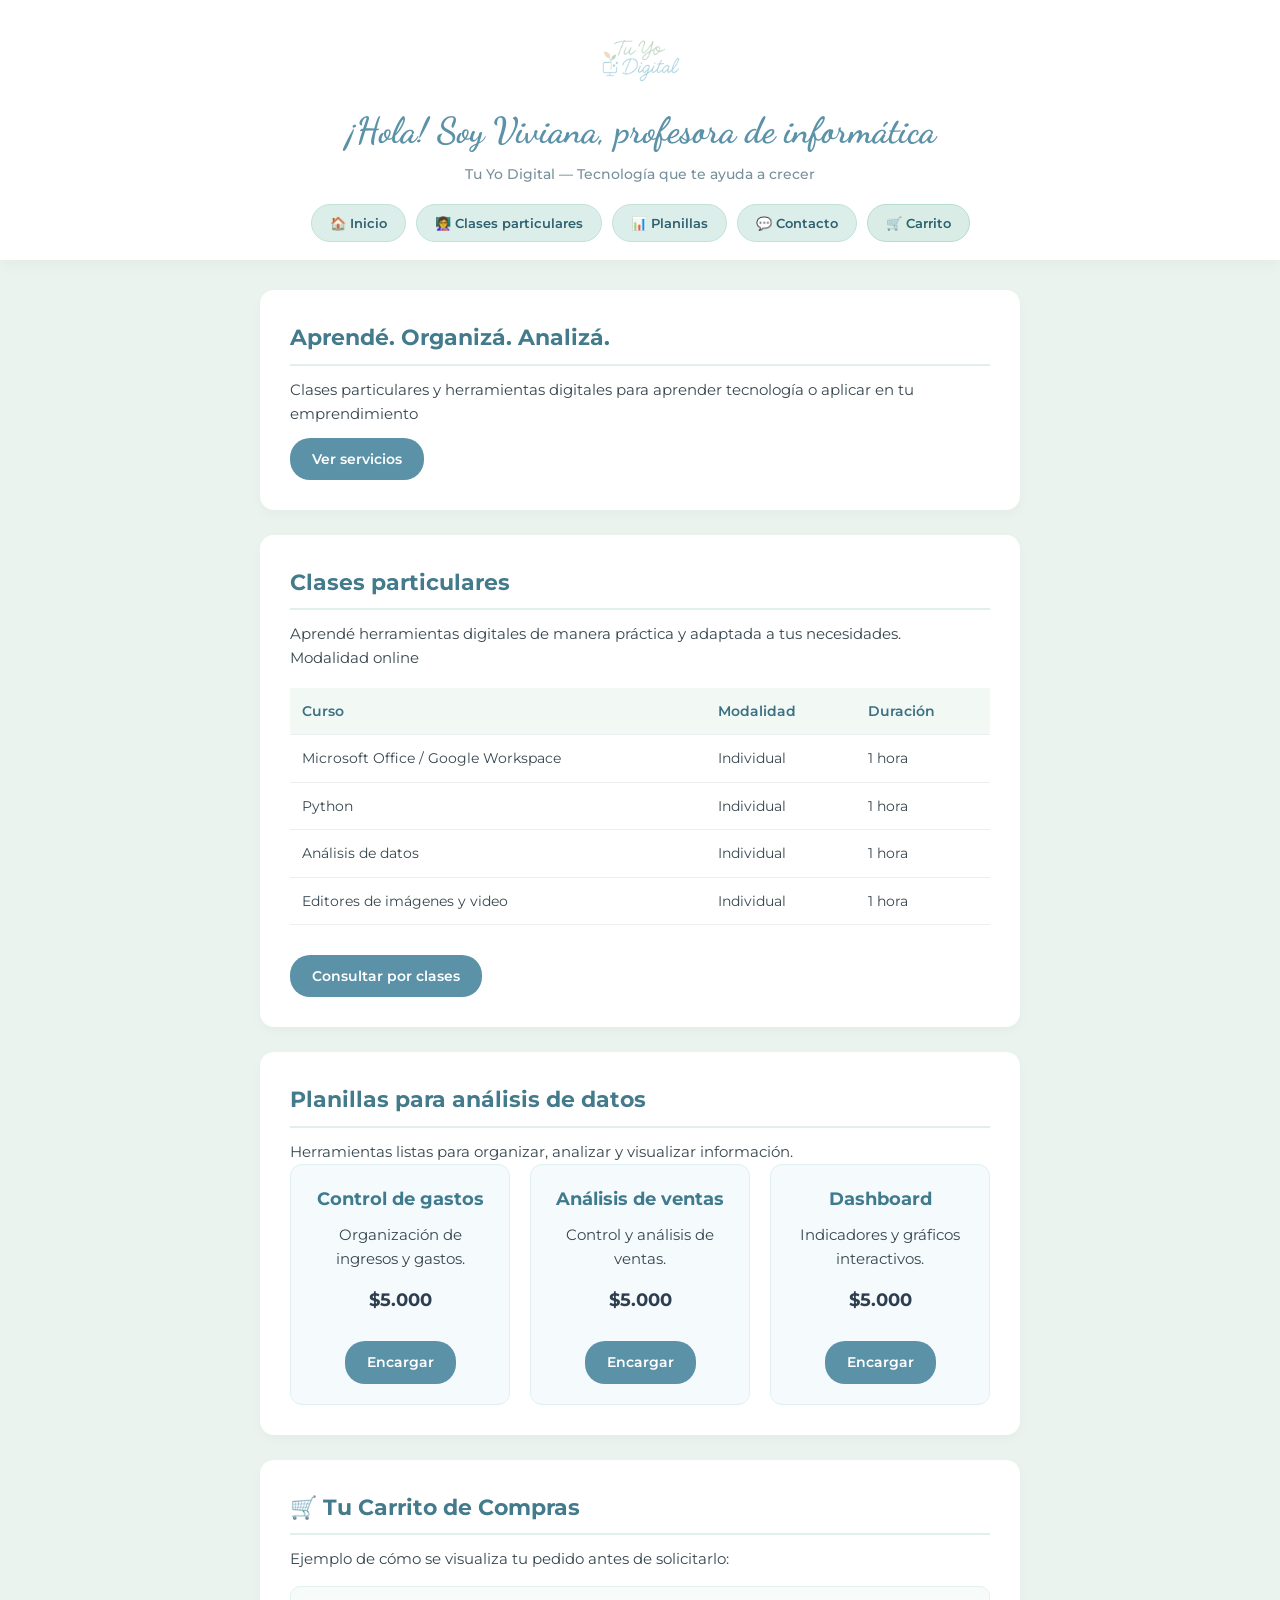
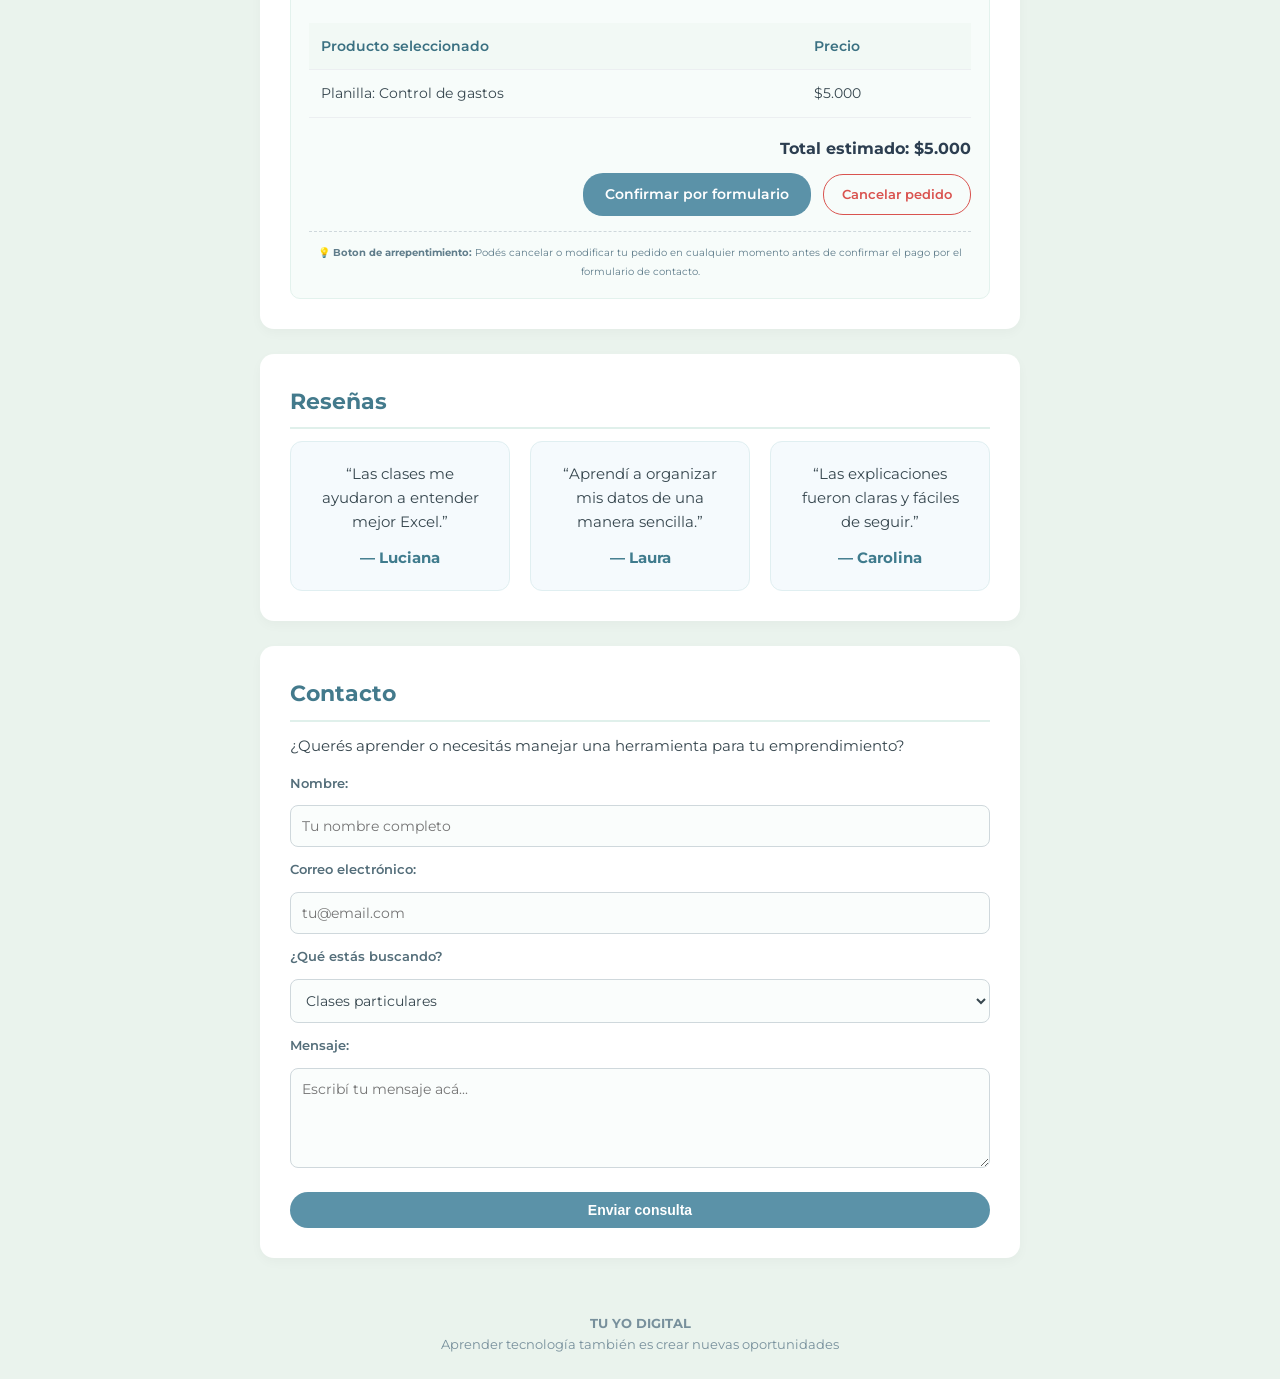
<file: index.html>
<!DOCTYPE html>
<!-- 'lang="es"' le indica a los buscadores y lectores de pantalla que el sitio está en español -->
<html lang="es">

<head>
    <!-- Define la codificación de caracteres para que se lean bien los acentos y las eñes -->
    <meta charset="UTF-8">

    <!-- Controla la vista en dispositivos móviles (responsive -->
    <meta name="viewport" content="width=device-width, initial-scale=1.0">

    <!-- Título que se muestra en la pestaña del navegador -->
    <title>Tu Yo Digital</title>

    <!-- CONEXIÓN CON GOOGLE FONTS -->
    <!-- Importamos dos tipografías externas: Dancing Script  y Montserrat -->
    <link rel="preconnect" href="https://fonts.googleapis.com">
    <link rel="preconnect" href="https://fonts.gstatic.com" crossorigin>
    <link
        href="https://fonts.googleapis.com/css2?family=Dancing+Script:wght@600;700&family=Montserrat:wght@400;500;600;700&display=swap"
        rel="stylesheet">
    <link rel="stylesheet" href="estilo.css">

    <!-- CSS Apariencia visual -->
    <style>

        /* El asterisco (*) selecciona TODOS los elementos de la página. 
           Limpiamos márgenes predeterminados para controlar el diseño desde cero */
        * {
            margin: 0;
            padding: 0;
            box-sizing: border-box;
            /* Incluye bordes y rellenos en el ancho total */
        }

        /* Hace que la navegación con botones de salto (#inicio, #clases) desplace la página suavemente */
        html {
            scroll-behavior: smooth;
        }

        /* ESTILOS DEL CUERPO (BACKGROUND Y TIPOGRAFÍA GENERAL) */
        body {
            background-color: #eaf3ed;
            /* Fondo verde pastel claro y relajante */
            color: #37474f;
            /* Texto en gris oscuro */
            font-family: 'Montserrat', sans-serif;
            /* Tipografía principal */
            font-size: 15px;
            line-height: 1.6;
            /* Espaciado entre líneas de texto */
        }

        /* ENCABEZADO (HEADER) FIJO */
        header {
            background-color: #ffffff;
            /* Fondo blanco para que resalte la cabecera */
            text-align: center;
            padding: 22px 20px 18px 20px;
            box-shadow: 0 4px 15px rgba(0, 0, 0, 0.04);
            /* Sombra suave inferior */
            position: sticky;
            /* Mantiene el header fijo al hacer scroll */
            top: 0;
            z-index: 100;
            /* Asegura que el header quede por encima de las secciones */
        }

        /* Control del logo */
        .logo-imagen {
            width: 100px;
            max-width: 100px;
            height: auto;
            display: block;
            margin: 0 auto 10px auto;
            /* Centra la imagen horizontalmente */
        }

        /* Título principal con fuente cursiva en azul pastel */
        h1 {
            font-family: 'Dancing Script', cursive;
            color: #5b92a8;
            /* Azul pastel elegante */
            font-size: 36px;
            font-weight: 700;
            margin-bottom: 4px;
        }

        .subtitulo {
            color: #78909c;
            font-size: 14px;
            margin-bottom: 18px;
            font-weight: 500;
        }

        /* MENÚ DE NAVEGACIÓN */
        .menu-navegacion {
            display: flex;
            justify-content: center;
            /* Centra los botones del menú */
            gap: 10px;
            /* Distancia entre botones */
            flex-wrap: wrap;
            /* Permite que los botones bajen si la pantalla es pequeña */
        }

        /* BOTONES DEL MENÚ (Forma de píldora) */
        .btn-nav {
            background-color: #dceee9;
            /* Fondo suave mezcla verde/azul */
            color: #2e6070;
            /* Texto azul pastel oscuro */
            padding: 8px 18px;
            text-decoration: none;
            /* Quita el subrayado típico de los enlaces */
            border-radius: 20px;
            /* Bordes redondeados */
            font-size: 13px;
            font-weight: 600;
            border: 1px solid #c2e2d8;
            transition: all 0.2s ease;
            /* Transición suave al pasar el cursor */
        }

        /* EFECTO HOVER: Cambia de color cuando pasás el mouse por arriba */
        .btn-nav:hover {
            background-color: #5b92a8;
            color: #ffffff;
            border-color: #5b92a8;
            transform: translateY(-2px);
            /* Eleva levemente el botón */
        }

        /* CONTENEDOR PRINCIPAL Y SECCIONES */
        main {
            max-width: 800px;
            /* Ancho máximo para mantener la lectura cómoda */
            margin: 30px auto;
            /* Centra el contenido horizontalmente */
            padding: 0 20px;
        }

        /* Cada sección actúa como una tarjeta blanca flotante */
        section {
            background: #ffffff;
            padding: 30px;
            margin-bottom: 25px;
            border-radius: 14px;
            box-shadow: 0 4px 12px rgba(0, 0, 0, 0.03);
            /* Sombra sutil alrededor */
        }

        /* Títulos secundarios (H2) de cada sección */
        h2 {
            color: #437a8c;
            /* Azul pastel */
            font-size: 22px;
            font-weight: 700;
            margin-bottom: 12px;
            border-bottom: 2px solid #e0f0eb;
            /* Línea separadora inferior suave */
            padding-bottom: 8px;
        }

        /* TABLAS DE CONTENIDO */
        table {
            width: 100%;
            border-collapse: collapse;
            /* Une las líneas de celda para que se vea limpio */
            margin: 18px 0;
        }

        th,
        td {
            padding: 12px;
            text-align: left;
            font-size: 14px;
            border-bottom: 1px solid #eceff1;
        }

        /* Encabezados de tabla */
        th {
            background-color: #f2f9f5;
            color: #3b7182;
            font-weight: 600;
        }

        /* BOTONES DE ACCIÓN (Llamadas a la acción y botón de formulario) */
        .btn-accion,
        button[type="submit"] {
            display: inline-block;
            background-color: #5b92a8;
            /* Azul pastel llamativo */
            color: #ffffff;
            padding: 10px 22px;
            border: none;
            border-radius: 20px;
            text-decoration: none;
            font-size: 14px;
            font-weight: 600;
            cursor: pointer;
            margin-top: 12px;
            transition: background-color 0.2s ease, transform 0.2s ease;
        }

        .btn-accion:hover,
        button[type="submit"]:hover {
            background-color: #46768a;
            transform: translateY(-1px);
        }

        /* SECCIÓN CARRITO */
        .contenedor-carrito {
            background-color: #f7fcfa;
            /* Recuadro interno con tono diferencial */
            padding: 18px;
            border-radius: 10px;
            border: 1px solid #e3f2ed;
        }

        .total-carrito {
            text-align: right;
            margin-top: 12px;
        }

        /* FORMULARIO DE CONTACTO */
        form {
            display: flex;
            flex-direction: column;
            /* Alinea los elementos en columna (uno abajo del otro) */
            gap: 12px;
            /* Espacio uniforme entre campos */
            margin-top: 15px;
        }

        label {
            font-size: 13px;
            font-weight: 600;
            color: #546e7a;
        }

        /* Estilo de los cuadros donde el usuario escribe o selecciona */
        input,
        select,
        textarea {
            padding: 11px;
            border: 1px solid #cfd8dc;
            border-radius: 8px;
            font-family: inherit;
            font-size: 14px;
            color: #37474f;
            outline: none;
            transition: border-color 0.2s ease;
        }

        /* Borde azul pastel cuando el usuario hace clic dentro de un campo */
        input:focus,
        select:focus,
        textarea:focus {
            border-color: #5b92a8;
        }

        textarea {
            min-height: 100px;
            resize: vertical;
            /* Permite estirar el cuadro solo hacia abajo */
        }

        /* PIE DE PÁGINA */
        footer {
            text-align: center;
            padding: 25px;
            color: #78909c;
            font-size: 13px;
        }
    </style>
</head>

<body>

    <!-- ENCABEZADO Y MENU -->
    <header>
        <img src="logo.png" alt="Logo de Tu Yo Digital" class="logo-imagen">
        <h1>¡Hola! Soy Viviana, profesora de informática</h1>
        <p class="subtitulo">Tu Yo Digital — Tecnología que te ayuda a crecer</p>

        <!-- Navegación con links que apuntan a los 'id' de cada sección -->
        <nav class="menu-navegacion">
            <ul>
                <li><a href="#inicio" class="btn-nav">🏠 Inicio</a></li>
                <li><a href="#clases" class="btn-nav">👩‍🏫 Clases particulares</a></li>
                <li><a href="#planillas" class="btn-nav">📊 Planillas</a></li>
                <li><a href="#contacto" class="btn-nav">💬 Contacto</a></li>
            </ul>

            <a href="#carrito" class="btn-carrito">🛒 Carrito</a>
        </nav>
    </header>

    <!-- CONTENIDO PRINCIPAL -->
    <main>

        <!-- SECCIÓN 1: INICIO -->
        <section id="inicio">
            <h2>Aprendé. Organizá. Analizá.</h2>
            <p>Clases particulares y herramientas digitales para aprender tecnología o aplicar en tu emprendimiento</p>
            <a href="#clases" class="btn-accion">Ver servicios</a>
        </section>


        <!-- SECCIÓN 2: CLASES PARTICULARES -->
        <section id="clases">
            <h2>Clases particulares</h2>
            <p>Aprendé herramientas digitales de manera práctica y adaptada a tus necesidades.</p>
            <p>Modalidad online </p>

            <table>
                <thead>
                    <tr>
                        <th>Curso</th>
                        <th>Modalidad</th>
                        <th>Duración</th>
                    </tr>
                </thead>
                <tbody>
                    <tr>
                        <td>Microsoft Office / Google Workspace</td>
                        <td>Individual</td>
                        <td>1 hora</td>
                    </tr>
                    <tr>
                        <td>Python</td>
                        <td>Individual</td>
                        <td>1 hora</td>
                    </tr>
                    <tr>
                        <td>Análisis de datos</td>
                        <td>Individual</td>
                        <td>1 hora</td>
                    </tr>
                    <tr>
                        <td>Editores de imágenes y video</td>
                        <td>Individual</td>
                        <td>1 hora</td>
                    </tr>
                </tbody>
            </table>
            <a href="#contacto" class="btn-accion">Consultar por clases</a>
        </section>

        <!-- SECCIÓN 3: PLANILLAS -->

        <section id="planillas">

            <h2>Planillas para análisis de datos</h2>

            <p>Herramientas listas para organizar, analizar y visualizar información.</p>

            <div class="productos">

                <div class="card-producto">
                    <h3>Control de gastos</h3>
                    <p>Organización de ingresos y gastos.</p>
                    <p class="precio">$5.000</p>
                    <a href="#contacto" class="btn-accion">Encargar</a>
                </div>

                <div class="card-producto">
                    <h3>Análisis de ventas</h3>
                    <p>Control y análisis de ventas.</p>
                    <p class="precio">$5.000</p>
                    <a href="#contacto" class="btn-accion">Encargar</a>
                </div>

                <div class="card-producto">
                    <h3>Dashboard</h3>
                    <p>Indicadores y gráficos interactivos.</p>
                    <p class="precio">$5.000</p>
                    <a href="#contacto" class="btn-accion">Encargar</a>
                </div>

            </div>

        </section>


        <!-- SECCIÓN 4: VISTA PREVIA DEL CARRITO CON OPCIÓN DE ARREPENTIMIENTO -->
        <section id="carrito">
            <h2>🛒 Tu Carrito de Compras</h2>
            <p>Ejemplo de cómo se visualiza tu pedido antes de solicitarlo:</p>

            <div class="contenedor-carrito">
                <table>
                    <thead>
                        <tr>
                            <th>Producto seleccionado</th>
                            <th>Precio</th>
                        </tr>
                    </thead>
                    <tbody>
                        <tr>
                            <td>Planilla: Control de gastos</td>
                            <td>$5.000</td>
                        </tr>
                    </tbody>
                </table>

                <!-- Resumen de total y botones de acción -->
                <div class="total-carrito">
                    <p><strong>Total estimado: $5.000</strong></p>

                    <!-- Botón principal para confirmar -->
                    <a href="#contacto" class="btn-accion">Confirmar por formulario</a>

                    <!-- Botón secundario para arrepentimiento / cancelar -->
                    <a href="#planillas" class="btn-cancelar"> Cancelar pedido</a>
                </div>

                <!-- NOTA DE ARREPENTIMIENTO -->
                <!-- Aclaración visible para dar tranquilidad al usuario -->
                <p class="nota-arrepentimiento">
                    <small>💡 <strong>Boton de arrepentimiento:</strong> Podés cancelar o modificar tu pedido en
                        cualquier momento antes de confirmar el pago por el formulario de contacto.</small>
                </p>
            </div>
        </section>

        <!-- SECCIÓN 5: FORMULARIO DE CONTACTO -->

        <!-- SECCIÓN DE RESEÑAS FIJAS -->
        <section id="resenas">

            <h2>Reseñas</h2>

            <div class="resenas-grid">

                <div class="resena">
                    <p>“Las clases me ayudaron a entender mejor Excel.”</p>
                    <strong>— Luciana</strong>
                </div>

                <div class="resena">
                    <p>“Aprendí a organizar mis datos de una manera sencilla.”</p>
                    <strong>— Laura</strong>
                </div>

                <div class="resena">
                    <p>“Las explicaciones fueron claras y fáciles de seguir.”</p>
                    <strong>— Carolina</strong>
                </div>

            </div>

        </section>


        <!-- CONTACTO -->



        <section id="contacto">
            <h2>Contacto</h2>
            <p>¿Querés aprender o necesitás manejar una herramienta para tu emprendimiento?</p>

            <form>
                <label for="nombre">Nombre:</label>
                <input type="text" id="nombre" name="nombre" placeholder="Tu nombre completo" required>

                <label for="email">Correo electrónico:</label>
                <input type="email" id="email" name="email" placeholder="tu@email.com" required>

                <label for="servicio">¿Qué estás buscando?</label>
                <select id="servicio" name="servicio">
                    <option value="clases">Clases particulares</option>
                    <option value="planillas">Planillas de cálculo</option>
                    <option value="consulta">Otra consulta</option>
                </select>

                <label for="mensaje">Mensaje:</label>
                <textarea id="mensaje" name="mensaje" placeholder="Escribí tu mensaje acá..." required></textarea>

                <button type="submit" class="btn-accion">Enviar consulta</button>
            </form>
        </section>

    </main>

    <!-- PIE DE PÁGINA -->
    <footer>
        <p><strong>TU YO DIGITAL</strong></p>
        <p>Aprender tecnología también es crear nuevas oportunidades </p>
    </footer>

</body>

</html>
</file>
<file: estilo.css>
/* ==========================================================================
   1. IMPORTACIÓN DE FUENTES Y REINICIALIZACIÓN (RESET)
   ========================================================================== */

/* Importamos las fuentes Montserrat (texto) y Dancing Script (título cursiva) desde Google Fonts */
@import url('https://fonts.googleapis.com/css2?family=Dancing+Script:wght@600;700&family=Montserrat:wght@400;500;600;700&display=swap');

/* Reiniciamos los márgenes y rellenos por defecto que agregan los navegadores */
* {
    margin: 0;
    padding: 0;
    box-sizing: border-box; /* Incluye bordes y padding dentro del ancho del elemento */
}

/* Scroll suave para que al hacer clic en los botones del menú la página se desplace suavemente */
html {
    scroll-behavior: smooth;
}

/* ==========================================================================
   2. CONFIGURACIÓN GENERAL DEL CUERPO (BODY)
   ========================================================================== */

body {
    background-color: #eaf4f0; /* Fondo general verde pastel bien claro y suave */
    color: #2c3e50;            /* Texto principal en gris/azul oscuro para máxima legibilidad */
    font-family: 'Montserrat', sans-serif; /* Tipografía limpia y moderna */
    font-size: 15px;
    line-height: 1.6;          /* Espaciado entre líneas para facilitar la lectura */
}

/* ==========================================================================
   3. ENCABEZADO Y LOGO (HEADER)
   ========================================================================== */

header {
    background-color: #ffffff; /* Fondo blanco para hacer resaltar la barra */
    text-align: center;
    padding: 20px 15px;
    box-shadow: 0 4px 15px rgba(0, 0, 0, 0.04); /* Sombra muy tenue en la parte inferior */
    position: sticky;                           /* Mantiene el menú fijo en la parte superior */
    top: 0;
    z-index: 1000;                              /* Asegura que quede por encima de las tarjetas */
}

/* Control del tamaño y centrado del logo */
header .logo-imagen {
    width: 100px;
    max-width: 100px;
    height: auto;
    display: block;
    margin: 0 auto 10px auto;
}

/* Título principal con estilo cursiva en tono azul pastel */
h1 {
    font-family: 'Dancing Script', cursive;
    color: #4b8da0;            /* Azul pastel cálido */
    font-size: 34px;
    font-weight: 700;
    margin-bottom: 4px;
}

/* Subtítulo debajo del nombre */
.subtitulo-header {
    color: #6a8895;            /* Azul pastel apagado */
    font-size: 14px;
    margin-bottom: 18px;
    font-weight: 500;
}

/* ==========================================================================
   4. MENÚ DE NAVEGACIÓN Y BOTONES (CORREGIDO Y ALINEADO)
   ========================================================================== */

.menu-navegacion {
    display: flex;
    justify-content: center;
    align-items: center;
    position: relative;
    margin-top: 10px;
}

/* Contenedor flexible para alinear los botones en fila horizontal sin viñetas */
.menu-navegacion ul {
    list-style: none;
    display: flex;
    justify-content: center;
    align-items: center;
    gap: 10px;
    flex-wrap: wrap;
    padding: 0;
    margin: 0;
}

.menu-navegacion li {
    display: inline-block;
}

/* Estilo unificado para los botones de navegación y el carrito */
.btn-nav, 
.btn-carrito {
    background-color: #d9ede6; /* Verde/azul pastel muy suave */
    color: #2b616d;           /* Texto azul pastel oscuro */
    padding: 8px 18px;
    text-decoration: none;      /* Quita el subrayado típico de los enlaces */
    border-radius: 20px;        /* Bordes bien redondeados tipo píldora */
    font-size: 13px;
    font-weight: 600;
    border: 1px solid #b7dcd0;
    display: inline-block;
    transition: all 0.2s ease;  /* Transición suave al pasar el mouse */
    white-space: nowrap;
}

/* Efecto al pasar el puntero sobre los botones del menú y el carrito */
.btn-nav:hover, 
.btn-carrito:hover {
    background-color: #4b8da0;
    color: #ffffff;
    border-color: #4b8da0;
    transform: translateY(-2px); /* Eleva levemente el botón */
}

/* ==========================================================================
   5. CONTENEDOR PRINCIPAL Y TARJETAS (SECTIONS)
   ========================================================================== */

main {
    max-width: 820px;             /* Ancho máximo centrado en la pantalla */
    margin: 30px auto;
    padding: 0 15px;
}

/* Cada sección tiene forma de tarjeta blanca flotante */
section {
    background: #ffffff;
    padding: 30px;
    margin-bottom: 30px;
    border-radius: 14px;
    box-shadow: 0 4px 12px rgba(0, 0, 0, 0.03); /* Sombra elegante */
}

/* Títulos de cada sección en azul pastel destacado */
h2 {
    color: #3f7b8d;            /* Azul pastel vibrante */
    font-size: 22px;
    font-weight: 700;
    margin-bottom: 12px;
    border-bottom: 2px solid #d9ede6; /* Línea divisoria suave */
    padding-bottom: 8px;
}

/* ==========================================================================
   6. TABLAS DE DATOS Y CARRITO
   ========================================================================== */

table {
    width: 100%;
    border-collapse: collapse;  /* Une los bordes de la tabla para que quede limpia */
    margin: 20px 0;
}

th, td {
    padding: 12px 15px;
    text-align: left;
    font-size: 14px;
    border-bottom: 1px solid #eef4f2;
}

/* Encabezados de las tablas con fondo suave */
th {
    background-color: #f1f8f5;
    color: #3f7b8d;            /* Azul pastel */
    font-weight: 600;
}

/* Efecto hover en las filas de la tabla */
tr:hover {
    background-color: #fbfdfe;
}

/* Estilo especial para la tarjeta contenedora del carrito */
.contenedor-carrito {
    background-color: #f5fafd; /* Un azul/verde pastel extremadamente claro */
    padding: 20px;
    border-radius: 10px;
    border: 1px solid #e0eff1;
    margin-top: 15px;
}

.total-carrito {
    text-align: right;
    margin-top: 15px;
    font-size: 16px;
    color: #2c3e50;
}

/* ==========================================================================
   7. BOTONES DE ACCIÓN (Llamadas a la acción y Submit)
   ========================================================================== */

.btn-accion, 
button[type="submit"] {
    display: inline-block;
    background-color: #4b8da0; /* Azul pastel vibrante para llamar la atención */
    color: #ffffff;            /* Texto blanco */
    padding: 10px 24px;
    border: none;
    border-radius: 25px;       /* Forma ovalada */
    text-decoration: none;
    font-size: 14px;
    font-weight: 600;
    cursor: pointer;
    margin-top: 12px;
    transition: background-color 0.2s ease, transform 0.2s ease;
}

/* Efecto hover en botones principales */
.btn-accion:hover, 
button[type="submit"]:hover {
    background-color: #3a7282; /* Tono de azul un poco más oscuro al pasar el mouse */
    transform: translateY(-1px);
}

/* ==========================================================================
   8. FORMULARIO DE CONTACTO
   ========================================================================== */

form {
    display: flex;
    flex-direction: column;    /* Coloca los elementos uno debajo de otro */
    gap: 12px;                 /* Distancia entre etiquetas e insumos */
    margin-top: 15px;
}

label {
    font-size: 13px;
    font-weight: 600;
    color: #4b626e;
}

/* Estilos para las cajas de entrada de texto, selección y área de mensaje */
input, select, textarea {
    padding: 12px;
    border: 1px solid #cce2dc;  /* Borde fino color pastel */
    border-radius: 8px;
    font-family: inherit;
    font-size: 14px;
    color: #2c3e50;
    background-color: #fafdfc;
    outline: none;
    transition: border-color 0.2s ease;
}

/* Resaltado del borde cuando el usuario hace clic dentro de un campo */
input:focus, select:focus, textarea:focus {
    border-color: #4b8da0;     /* Borde azul pastel activo */
    background-color: #ffffff;
}

textarea {
    min-height: 100px;
    resize: vertical;          /* Permite redimensionar solo la altura del cuadro */
}

/* ==========================================================================
   9. PIE DE PÁGINA (FOOTER)
   ========================================================================== */

footer {
    text-align: center;
    padding: 25px;
    color: #6a8895;            /* Texto sutil */
    font-size: 13px;
    margin-top: 20px;
}

.titulo-footer {
    font-weight: 700;
    letter-spacing: 1px;
    color: #3f7b8d;
    margin-bottom: 4px;
}

/* ESTILO PARA EL BOTÓN DE ARREPENTIMIENTO / CANCELAR */
.btn-cancelar {
    display: inline-block;
    background-color: transparent; /* Fondo transparente */
    color: #d9534f;                /* Color rojo suave/pastel para indicar cancelación */
    padding: 9px 18px;
    text-decoration: none;
    font-size: 13px;
    font-weight: 600;
    border: 1px solid #d9534f;      /* Borde fino del mismo tono */
    border-radius: 20px;
    margin-top: 10px;
    margin-left: 8px;               /* Separación con el botón de confirmar */
    transition: all 0.2s ease;
}

/* EFECTO HOVER EN EL BOTÓN DE CANCELAR */
.btn-cancelar:hover {
    background-color: #fdf2f2;      /* Fondo rosado pastel al pasar el mouse */
    color: #c9302c;
    border-color: #c9302c;
}

/* NOTA INFORMATIVA DE ARREPENTIMIENTO */
.nota-arrepentimiento {
    margin-top: 15px;
    padding-top: 10px;
    border-top: 1px dashed #cfd8dc;  /* Línea punteada suave para separar */
    color: #607d8b;
    font-size: 12px;
    text-align: center;
}

/* CARDS DE PRODUCTOS */
.productos {
    display: flex;
    justify-content: center;
    gap: 20px;
    flex-wrap: wrap;
}

.card-producto {
    flex: 1 1 200px;
    background-color: #f5fafd;
    border: 1px solid #e0eff1;
    border-radius: 12px;
    padding: 20px;
    text-align: center;
}

.card-producto h3 {
    color: #3f7b8d;
    margin-bottom: 10px;
}

.precio {
    font-size: 18px;
    font-weight: 700;
    color: #2c3e50;
    margin: 15px 0;
} 

/* RESEÑAS - GRID */
.resenas-grid {
    display: grid;
    grid-template-columns: repeat(3, 1fr);
    gap: 20px;
}

.resena {
    background-color: #f5fafd;
    border: 1px solid #e0eff1;
    border-radius: 12px;
    padding: 20px;
    text-align: center;
}

.resena p {
    margin-bottom: 12px;
}

.resena strong {
    color: #3f7b8d;
}

/* ==========================================================================
   10. DISEÑO RESPONSIVE
   ========================================================================== */

@media (max-width: 600px) {

    main {
        padding: 0 10px;
    }

    section {
        padding: 20px;
    }

    h1 {
        font-size: 28px;
    }

    .menu-navegacion {
        flex-direction: column;
        align-items: center;
    }

    .menu-navegacion ul {
        flex-direction: column;
        align-items: center;
        width: 100%;
    }

    .btn-nav,
    .btn-carrito {
        width: 100%;
        text-align: center;
    }

    /* Las cards pasan a una columna */
    .productos {
        flex-direction: column;
    }

    /* Las reseñas pasan de 3 columnas a 1 */
    .resenas-grid {
        grid-template-columns: 1fr;
    }

    /* El formulario ocupa todo el ancho */
    input,
    select,
    textarea {
        width: 100%;
    }
}
</file>
